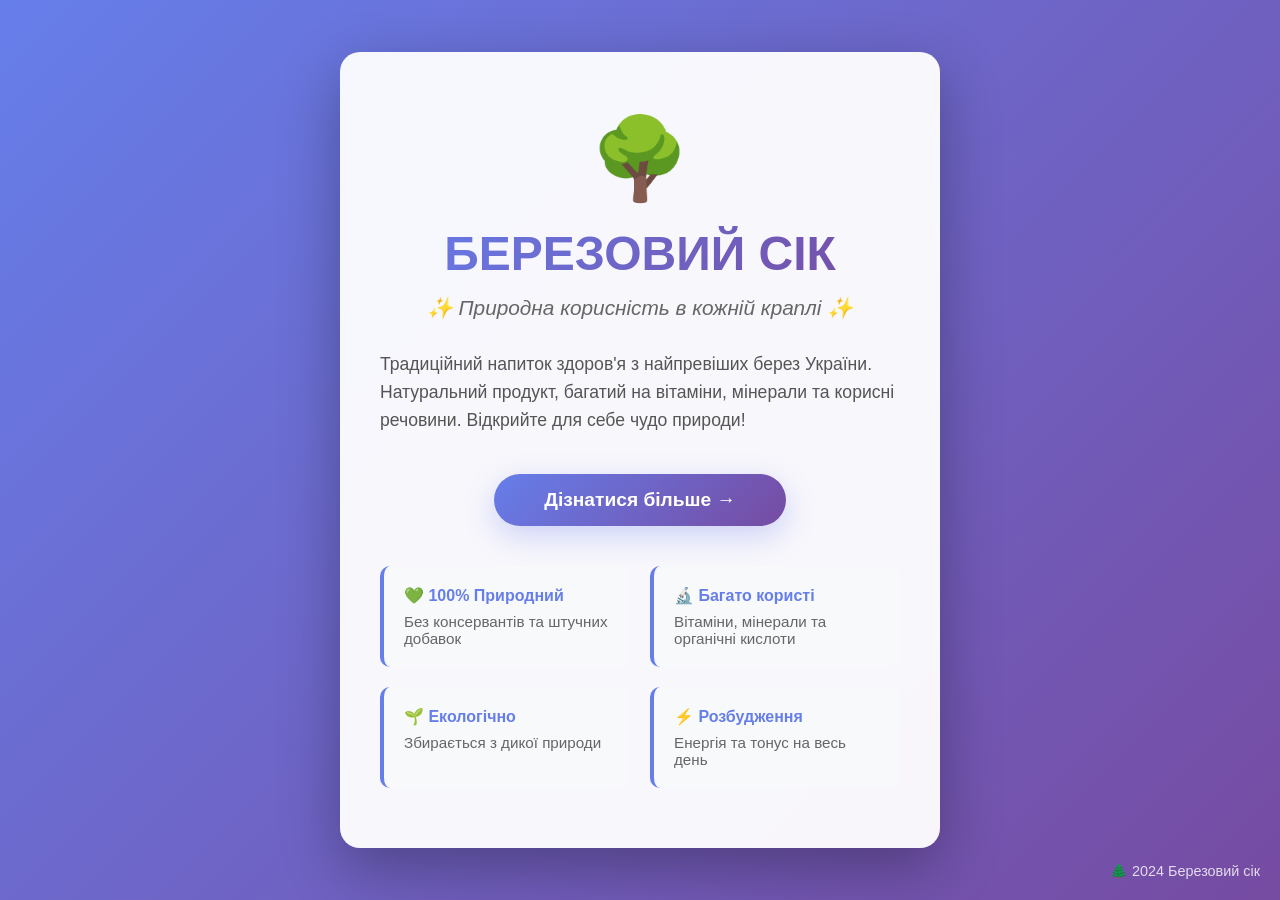
<file: index.html>
<!DOCTYPE html>
<html lang="uk">

<head>
    <meta charset="UTF-8">
    <meta name="viewport" content="width=device-width, initial-scale=1.0">
    <title>🌿 Березовий сік</title>
    <style>
        * {
            margin: 0;
            padding: 0;
            box-sizing: border-box;
        }

        body {
            font-family: 'Arial', sans-serif;
            background: linear-gradient(135deg, #667eea 0%, #764ba2 100%);
            min-height: 100vh;
            display: flex;
            align-items: center;
            justify-content: center;
            padding: 20px;
        }

        .container {
            text-align: center;
            background: rgba(255, 255, 255, 0.95);
            padding: 60px 40px;
            border-radius: 20px;
            box-shadow: 0 20px 60px rgba(0, 0, 0, 0.3);
            max-width: 600px;
            animation: slideIn 0.8s ease-out;
        }

        @keyframes slideIn {
            from {
                opacity: 0;
                transform: translateY(-30px);
            }

            to {
                opacity: 1;
                transform: translateY(0);
            }
        }

        .logo {
            font-size: 80px;
            margin-bottom: 20px;
            animation: bounce 2s infinite;
        }

        @keyframes bounce {

            0%,
            100% {
                transform: translateY(0);
            }

            50% {
                transform: translateY(-20px);
            }
        }

        h1 {
            color: #333;
            font-size: 3rem;
            margin-bottom: 15px;
            background: linear-gradient(135deg, #667eea 0%, #764ba2 100%);
            -webkit-background-clip: text;
            -webkit-text-fill-color: transparent;
            background-clip: text;
        }

        .subtitle {
            color: #666;
            font-size: 1.3rem;
            margin-bottom: 30px;
            font-style: italic;
            font-weight: 300;
        }

        .description {
            color: #555;
            font-size: 1.1rem;
            line-height: 1.6;
            margin-bottom: 40px;
            text-align: left;
        }

        .cta-button {
            display: inline-block;
            background: linear-gradient(135deg, #667eea 0%, #764ba2 100%);
            color: white;
            padding: 15px 50px;
            font-size: 1.2rem;
            text-decoration: none;
            border-radius: 50px;
            transition: transform 0.3s ease, box-shadow 0.3s ease;
            box-shadow: 0 10px 30px rgba(102, 126, 234, 0.3);
            font-weight: bold;
        }

        .cta-button:hover {
            transform: translateY(-5px);
            box-shadow: 0 15px 40px rgba(102, 126, 234, 0.5);
        }

        .cta-button:active {
            transform: translateY(-2px);
        }

        .features {
            display: grid;
            grid-template-columns: 1fr 1fr;
            gap: 20px;
            margin-top: 40px;
            text-align: left;
        }

        .feature {
            background: #f8f9fa;
            padding: 20px;
            border-radius: 10px;
            border-left: 4px solid #667eea;
        }

        .feature-title {
            font-weight: bold;
            color: #667eea;
            margin-bottom: 8px;
        }

        .feature-text {
            color: #666;
            font-size: 0.95rem;
        }

        footer {
            position: fixed;
            bottom: 20px;
            right: 20px;
            font-size: 0.9rem;
            color: rgba(255, 255, 255, 0.8);
        }
    </style>
</head>

<body>
    <div class="container">
        <div class="logo">🌳</div>

        <h1>БЕРЕЗОВИЙ СІК</h1>
        <p class="subtitle">✨ Природна корисність в кожній краплі ✨</p>

        <p class="description">
            Традиційний напиток здоров'я з найпревіших берез України. Натуральний продукт, багатий на вітаміни, мінерали
            та корисні речовини. Відкрийте для себе чудо природи!
        </p>

        <a href="html/Websheet.html" class="cta-button">Дізнатися більше &rarr;</a>

        <div class="features">
            <div class="feature">
                <div class="feature-title">💚 100% Природний</div>
                <div class="feature-text">Без консервантів та штучних добавок</div>
            </div>
            <div class="feature">
                <div class="feature-title">🔬 Багато користі</div>
                <div class="feature-text">Вітаміни, мінерали та органічні кислоти</div>
            </div>
            <div class="feature">
                <div class="feature-title">🌱 Екологічно</div>
                <div class="feature-text">Збирається з дикої природи</div>
            </div>
            <div class="feature">
                <div class="feature-title">⚡ Розбудження</div>
                <div class="feature-text">Енергія та тонус на весь день</div>
            </div>
        </div>
    </div>

    <footer>
        🌲 2024 Березовий сік
    </footer>
</body>

</html>

</html>
</file>
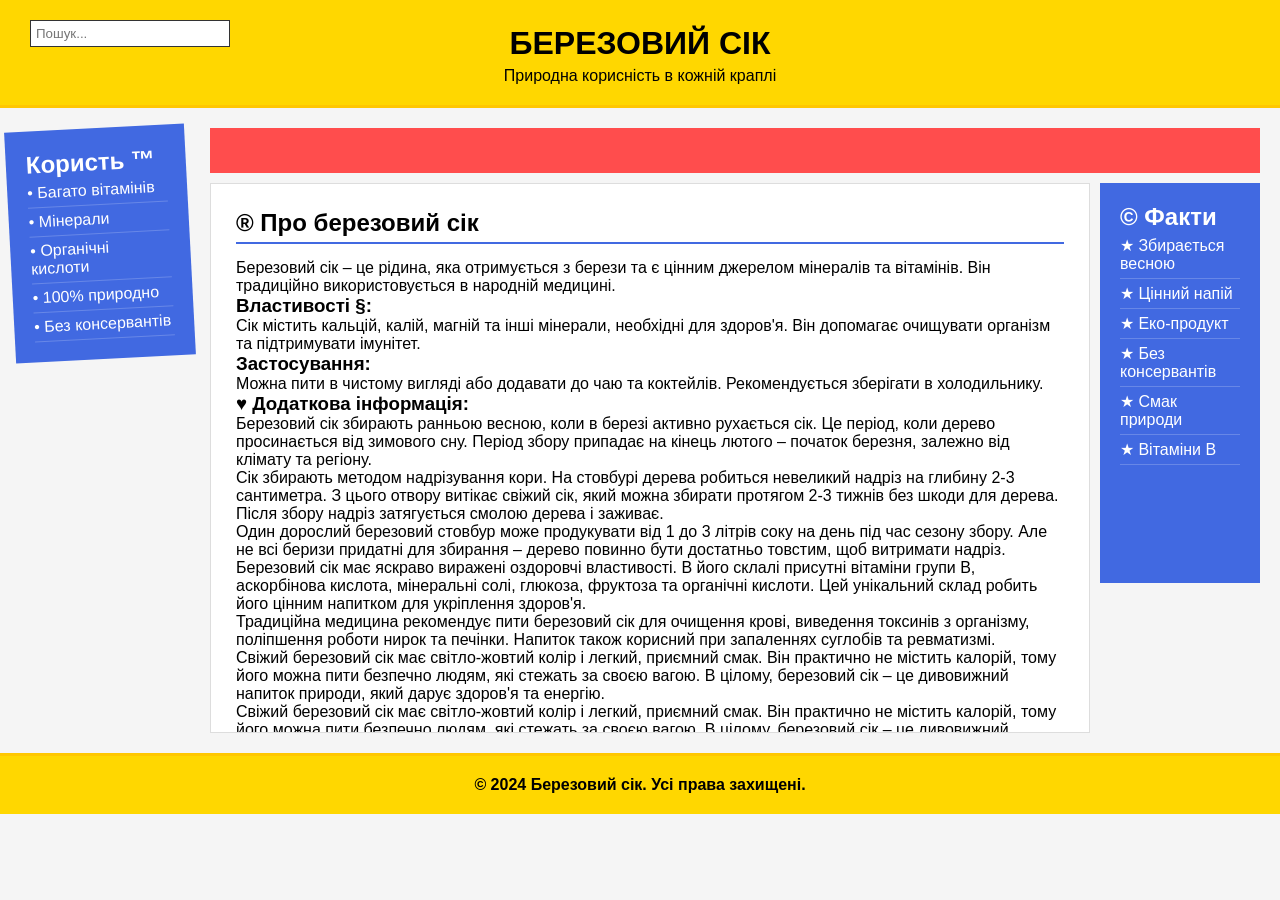
<file: html/Websheet.html>
﻿<!DOCTYPE html>
<html lang="uk">

<head>
    <meta charset="UTF-8">
    <meta name="viewport" content="width=device-width, initial-scale=1.0">
    <title>Березовий сік</title>
    <link rel="stylesheet" href="../style/style.css">
</head>

<body>
    <div class="section-1">
        <input type="text" class="search" placeholder="Пошук...">
        <h1>БЕРЕЗОВИЙ СІК</h1>
        <p>Природна корисність в кожній краплі</p>
    </div>

    <div class="main-container">
        <div class="section-2">
            <h2>Користь &trade;</h2>
            <ul>
                <li>&bull; Багато вітамінів</li>
                <li>&bull; Мінерали</li>
                <li>&bull; Органічні кислоти</li>
                <li>&bull; 100% природно</li>
                <li>&bull; Без консервантів</li>
            </ul>
        </div>

        <div class="right-group">
            <div class="top-red"></div>

            <div class="columns-container">
                <div class="section-3">
                    <h2>&reg; Про березовий сік</h2>
                    <p>Березовий сік – це рідина, яка отримується з берези та є цінним джерелом мінералів та вітамінів.
                        Він традиційно використовується в народній медицині.</p>

                    <h3>Властивості &sect;:</h3>
                    <p>Сік містить кальцій, калій, магній та інші мінерали, необхідні для здоров'я. Він допомагає
                        очищувати організм та підтримувати імунітет.</p>

                    <h3>Застосування:</h3>
                    <p>Можна пити в чистому вигляді або додавати до чаю та коктейлів. Рекомендується зберігати в
                        холодильнику.</p>

                    <h3>&hearts; Додаткова інформація:</h3>
                    <p>Березовий сік збирають ранньою весною, коли в березі активно рухається сік. Це період, коли
                        дерево просинається від зимового сну. Період збору припадає на кінець лютого – початок березня,
                        залежно від клімату та регіону.</p>

                    <p>Сік збирають методом надрізування кори. На стовбурі дерева робиться невеликий надріз на глибину
                        2-3 сантиметра. З цього отвору витікає свіжий сік, який можна збирати протягом 2-3 тижнів без
                        шкоди для дерева. Після збору надріз затягується смолою дерева і заживає.</p>

                    <p>Один дорослий березовий стовбур може продукувати від 1 до 3 літрів соку на день під час сезону
                        збору. Але не всі беризи придатні для збирання – дерево повинно бути достатньо товстим, щоб
                        витримати надріз.</p>

                    <p>Березовий сік має яскраво виражені оздоровчі властивості. В його склалі присутні вітаміни групи
                        B, аскорбінова кислота, мінеральні солі, глюкоза, фруктоза та органічні кислоти. Цей унікальний
                        склад робить його цінним напитком для укріплення здоров'я.</p>

                    <p>Традиційна медицина рекомендує пити березовий сік для очищення крові, виведення токсинів з
                        організму, поліпшення роботи нирок та печінки. Напиток також корисний при запаленнях суглобів та
                        ревматизмі.</p>

                    <p>Свіжий березовий сік має світло-жовтий колір і легкий, приємний смак. Він практично не містить
                        калорій, тому його можна пити безпечно людям, які стежать за своєю вагою. В цілому, березовий
                        сік – це дивовижний напиток природи, який дарує здоров'я та енергію.</p>
                    <p>Свіжий березовий сік має світло-жовтий колір і легкий, приємний смак. Він практично не містить
                        калорій, тому його можна пити безпечно людям, які стежать за своєю вагою. В цілому, березовий
                        сік – це дивовижний напиток природи, який дарує здоров'я та енергію.</p>
                </div>

                <div class="section-4">
                    <h2>&copy; Факти</h2>
                    <ul>
                        <li>★ Збирається весною</li>
                        <li>★ Цінний напій</li>
                        <li>★ Еко-продукт</li>
                        <li>★ Без консервантів</li>
                        <li>★ Смак природи</li>
                        <li>★ Вітаміни B</li>
                    </ul>
                </div>
            </div>
        </div>
    </div>

    <div class="section-5">
        <p>&copy; 2024 Березовий сік. Усі права захищені.</p>
    </div>
</body>

</html>
</file>
<file: style/style.css>
* {
    margin: 0;
    padding: 0;
    box-sizing: border-box;
}

body {
    font-family: Arial, sans-serif;
    background-color: #f5f5f5;
}

/* СЕКЦІЯ 1: Шапка */
.section-1 {
    text-align: center;
    display: block;
    background-color: #FFD700;
    padding: 20px 30px;

    /* Інпут і текст тепер зліва */
    border-bottom: 3px solid #FFC700;
}

.search {
    position: absolute;
    left: 30px;
    display: block;
    width: 200px;
    padding: 5px;
    margin-bottom: 10px;
    border: 1px solid #333;
}

.section-1 h1 {
    font-size: 2rem;
    margin: 5px 0;
}

/* КОНТЕЙНЕР ДЛЯ ВСЬОГО ЦЕНТРУ */
.main-container {
    display: block;
    width: 100%;
    font-size: 0;
    /* Щоб прибрати пробіли між inline-block */
    padding: 20px 10px;
}

/* БЛОК 2 (Лівий) */
.section-2 {
    display: inline-block;
    width: 180px;
    background-color: #4169E1;
    color: white;
    padding: 20px;
    vertical-align: top;
    transform: rotate(-3deg);
    font-size: 16px;
    white-space: normal;
}

/* ПРАВА ЧАСТИНА */
.right-group {
    display: inline-block;
    /* Займає весь залишок ширини: 100% - ширина Блоку 2 - відступи */
    width: calc(100% - 210px);
    vertical-align: top;
    margin-left: 20px;
    font-size: 0;
    text-align: left;
}

.top-red {
    display: block;
    width: 100%;
    height: 45px;
    background-color: #ff4d4d;
    margin-bottom: 10px;
}

.columns-container {
    width: 100%;
    font-size: 0;
}

/* БЛОК 3 (Білий, по центру) */
.section-3 {
    display: inline-block;
    /* Розрахунок ширини: 100% мінус ширина Блоку 4 */
    width: calc(100% - 170px);
    background-color: white;
    padding: 25px;
    vertical-align: top;
    font-size: 16px;
    height: 550px;
    /* Висота для скролу */
    overflow-y: auto;
    border: 1px solid #ddd;
    white-space: normal;
}

/* БЛОК 4 (Синій, розтягнутий вправо) */
.section-4 {
    display: inline-block;
    width: 160px;
    /* Фіксована ширина правої колонки */
    background-color: #4169E1;
    color: white;
    padding: 20px;
    vertical-align: top;
    margin-left: 10px;
    font-size: 16px;
    white-space: normal;
    min-height: 400px;
}

/* ТЕКСТОВІ СТИЛІ */
.section-3 h2 {
    border-bottom: 2px solid #4169E1;
    padding-bottom: 5px;
    margin-bottom: 15px;
}

.section-2 ul,
.section-4 ul {
    list-style: none;
}

.section-2 li,
.section-4 li {
    padding: 5px 0;
    border-bottom: 1px solid rgba(255, 255, 255, 0.2);
}

/* ФУТЕР */
.section-5 {
    display: block;
    background-color: #FFD700;
    padding: 20px;
    text-align: center;
    font-weight: bold;
    font-size: 16px;
    border-top: 3px solid #FFC700;
}
</file>
